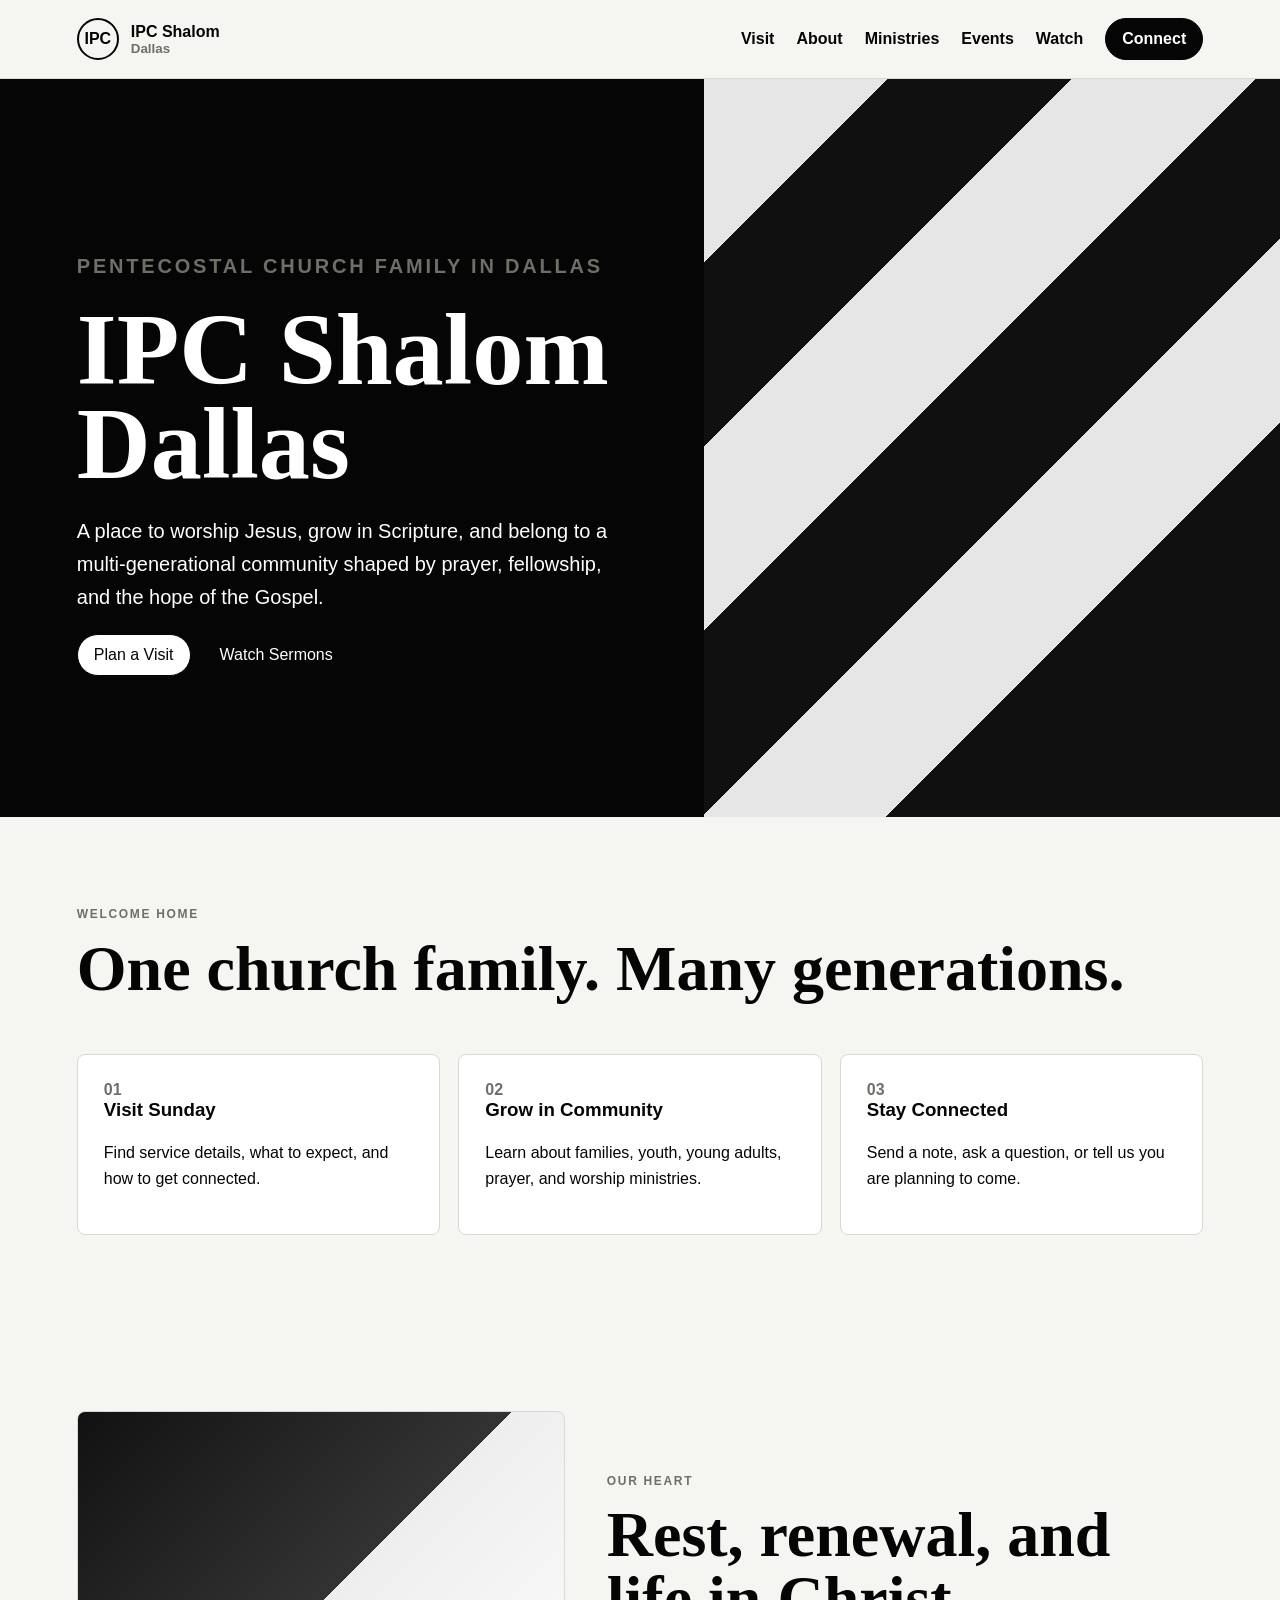
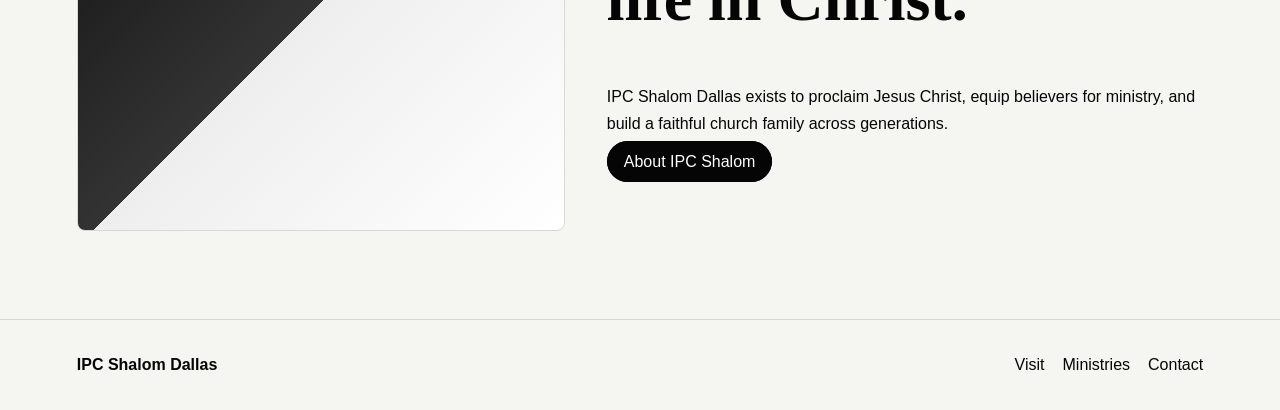
<file: index.html>
<!doctype html><html lang="en"><head><meta charset="UTF-8"><meta name="viewport" content="width=device-width,initial-scale=1.0"><meta name="description" content="IPC Shalom Dallas is a Christ-centered Pentecostal church family in Dallas, Texas."><title>IPC Shalom Dallas</title><link rel="stylesheet" href="styles.css"></head><body><header class="site-header" data-header><a class="brand" href="index.html"><span class="brand-mark">IPC</span><span><strong>IPC Shalom</strong><small>Dallas</small></span></a><button class="nav-toggle" type="button" aria-label="Open navigation" aria-expanded="false" data-nav-toggle><span></span><span></span></button><nav class="site-nav" data-nav><a href="visit.html">Visit</a><a href="about.html">About</a><a href="ministries.html">Ministries</a><a href="events.html">Events</a><a href="watch.html">Watch</a><a class="nav-cta" href="connect.html">Connect</a></nav></header><main><section class="hero"><div class="hero-copy"><p class="eyebrow">Pentecostal church family in Dallas</p><h1>IPC Shalom Dallas</h1><p>A place to worship Jesus, grow in Scripture, and belong to a multi-generational community shaped by prayer, fellowship, and the hope of the Gospel.</p><div class="actions"><a class="button button-light" href="visit.html">Plan a Visit</a><a class="button" href="watch.html">Watch Sermons</a></div></div><div class="hero-art" aria-hidden="true"></div></section><section class="section"><p class="eyebrow">Welcome home</p><h2>One church family. Many generations.</h2><div class="grid"><article class="card"><span class="num">01</span><h3>Visit Sunday</h3><p>Find service details, what to expect, and how to get connected.</p></article><article class="card"><span class="num">02</span><h3>Grow in Community</h3><p>Learn about families, youth, young adults, prayer, and worship ministries.</p></article><article class="card"><span class="num">03</span><h3>Stay Connected</h3><p>Send a note, ask a question, or tell us you are planning to come.</p></article></div></section><section class="section split"><div class="photo-block"></div><div><p class="eyebrow">Our heart</p><h2>Rest, renewal, and life in Christ.</h2><p>IPC Shalom Dallas exists to proclaim Jesus Christ, equip believers for ministry, and build a faithful church family across generations.</p><a class="button button-dark" href="about.html">About IPC Shalom</a></div></section></main><footer class="footer"><strong>IPC Shalom Dallas</strong><div class="footer-links"><a href="visit.html">Visit</a><a href="ministries.html">Ministries</a><a href="connect.html">Contact</a></div></footer><script src="script.js"></script></body></html>
</file>
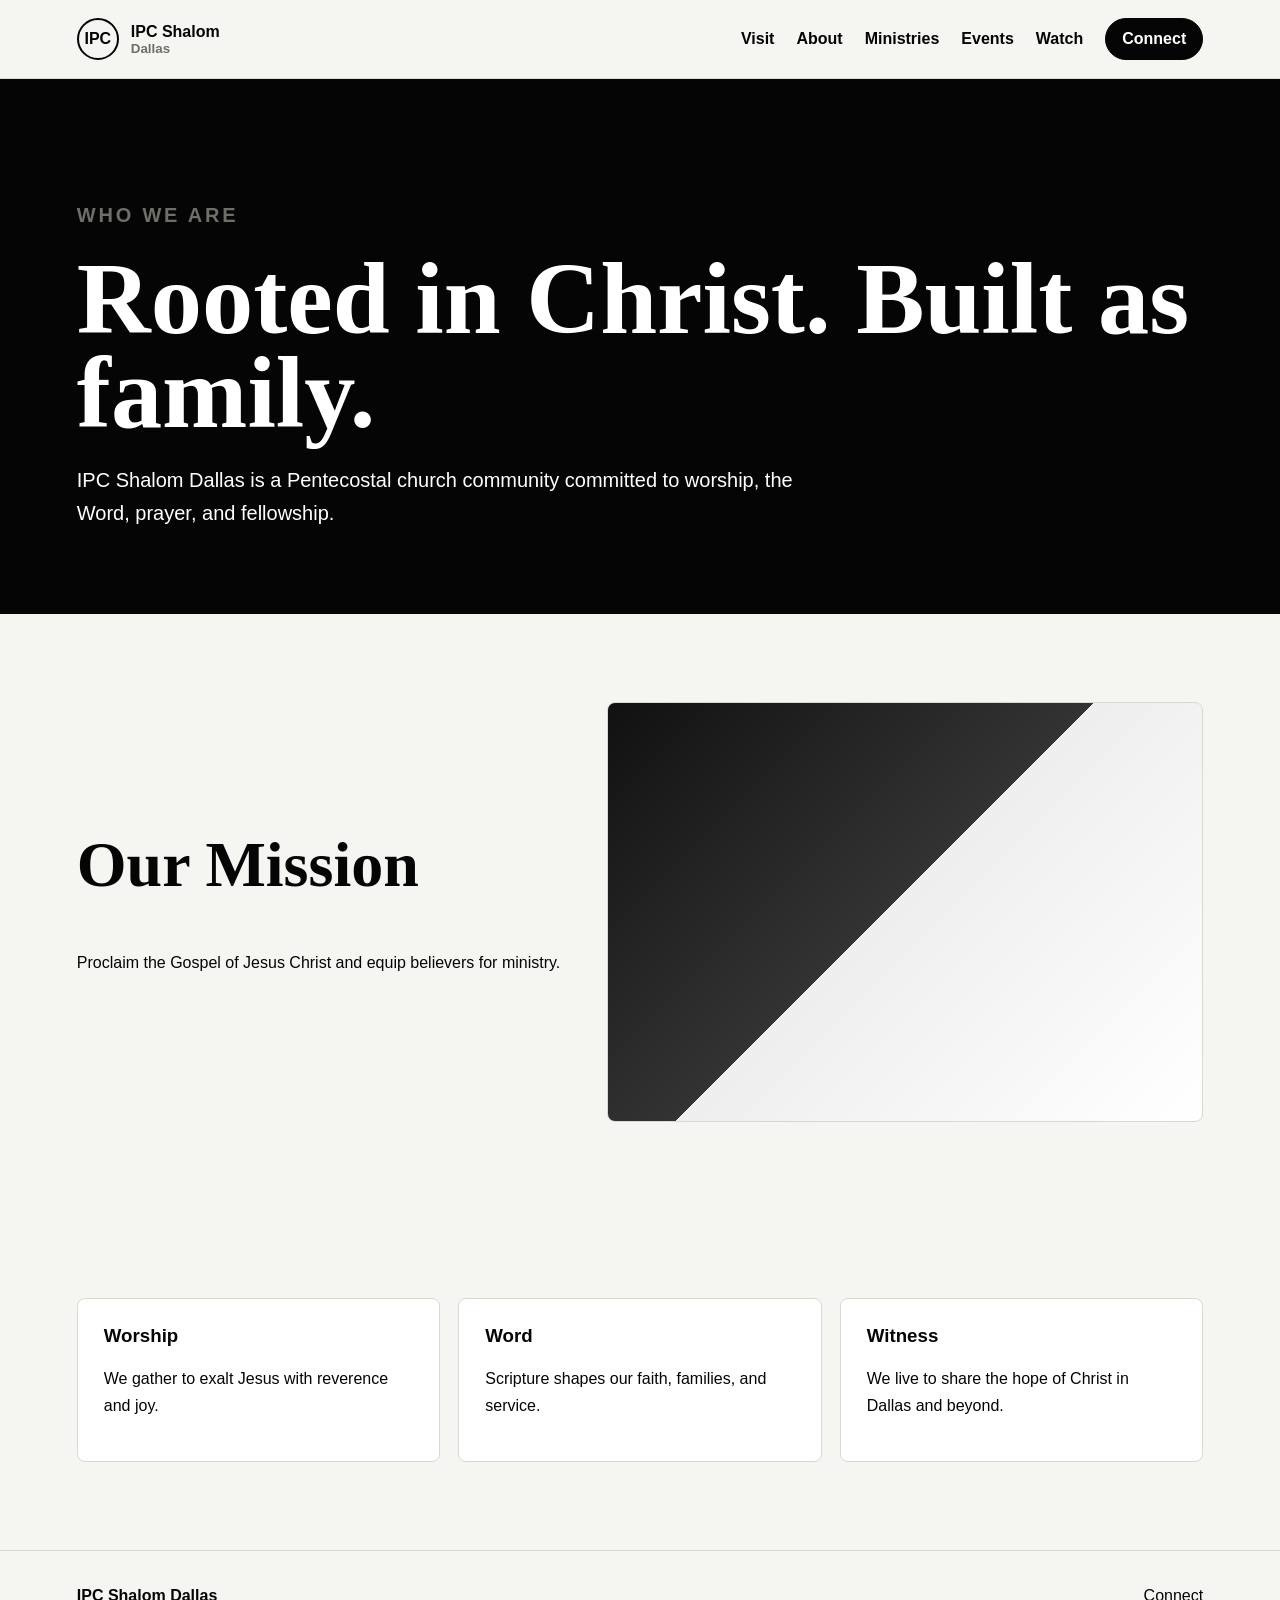
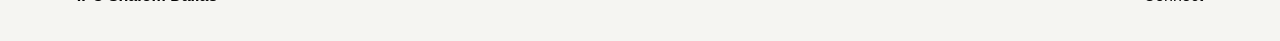
<file: about.html>
<!doctype html><html lang="en"><head><meta charset="UTF-8"><meta name="viewport" content="width=device-width,initial-scale=1.0"><title>About | IPC Shalom Dallas</title><link rel="stylesheet" href="styles.css"></head><body><header class="site-header scrolled"><a class="brand" href="index.html"><span class="brand-mark">IPC</span><span><strong>IPC Shalom</strong><small>Dallas</small></span></a><nav class="site-nav"><a href="visit.html">Visit</a><a aria-current="page" href="about.html">About</a><a href="ministries.html">Ministries</a><a href="events.html">Events</a><a href="watch.html">Watch</a><a class="nav-cta" href="connect.html">Connect</a></nav></header><main><section class="page-hero"><div><p class="eyebrow">Who we are</p><h1>Rooted in Christ. Built as family.</h1><p>IPC Shalom Dallas is a Pentecostal church community committed to worship, the Word, prayer, and fellowship.</p></div></section><section class="section split"><div><h2>Our Mission</h2><p>Proclaim the Gospel of Jesus Christ and equip believers for ministry.</p></div><div class="photo-block"></div></section><section class="section"><div class="grid"><article class="card"><h3>Worship</h3><p>We gather to exalt Jesus with reverence and joy.</p></article><article class="card"><h3>Word</h3><p>Scripture shapes our faith, families, and service.</p></article><article class="card"><h3>Witness</h3><p>We live to share the hope of Christ in Dallas and beyond.</p></article></div></section></main><footer class="footer"><strong>IPC Shalom Dallas</strong><a href="connect.html">Connect</a></footer></body></html>
</file>
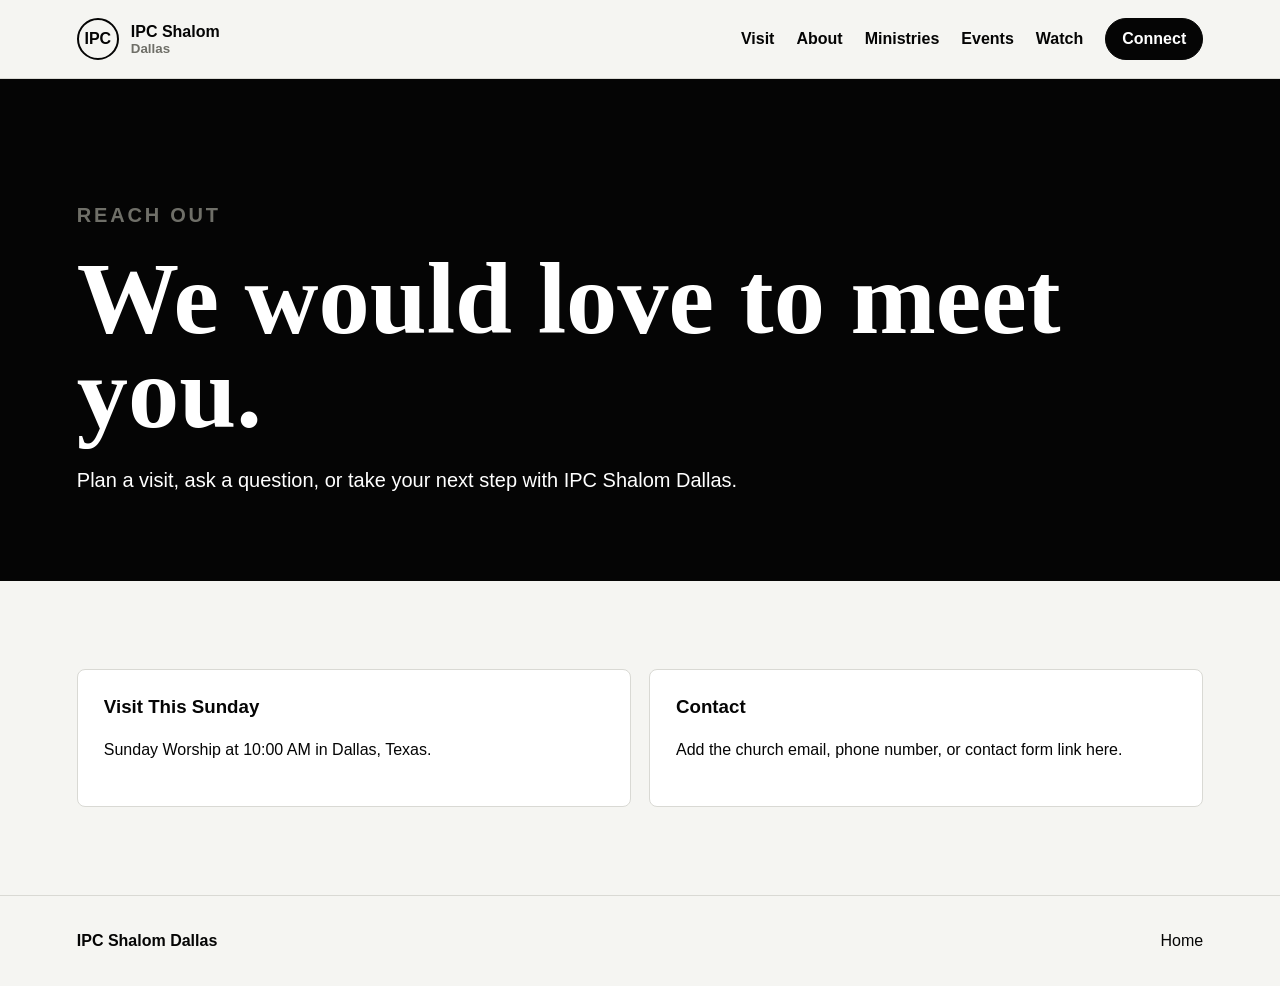
<file: connect.html>
<!doctype html><html lang="en"><head><meta charset="UTF-8"><meta name="viewport" content="width=device-width,initial-scale=1.0"><title>Connect | IPC Shalom Dallas</title><link rel="stylesheet" href="styles.css"></head><body><header class="site-header scrolled"><a class="brand" href="index.html"><span class="brand-mark">IPC</span><span><strong>IPC Shalom</strong><small>Dallas</small></span></a><nav class="site-nav"><a href="visit.html">Visit</a><a href="about.html">About</a><a href="ministries.html">Ministries</a><a href="events.html">Events</a><a href="watch.html">Watch</a><a class="nav-cta" aria-current="page" href="connect.html">Connect</a></nav></header><main><section class="page-hero"><div><p class="eyebrow">Reach out</p><h1>We would love to meet you.</h1><p>Plan a visit, ask a question, or take your next step with IPC Shalom Dallas.</p></div></section><section class="section info"><article class="card"><h3>Visit This Sunday</h3><p>Sunday Worship at 10:00 AM in Dallas, Texas.</p></article><article class="card"><h3>Contact</h3><p>Add the church email, phone number, or contact form link here.</p></article></section></main><footer class="footer"><strong>IPC Shalom Dallas</strong><a href="index.html">Home</a></footer></body></html>
</file>
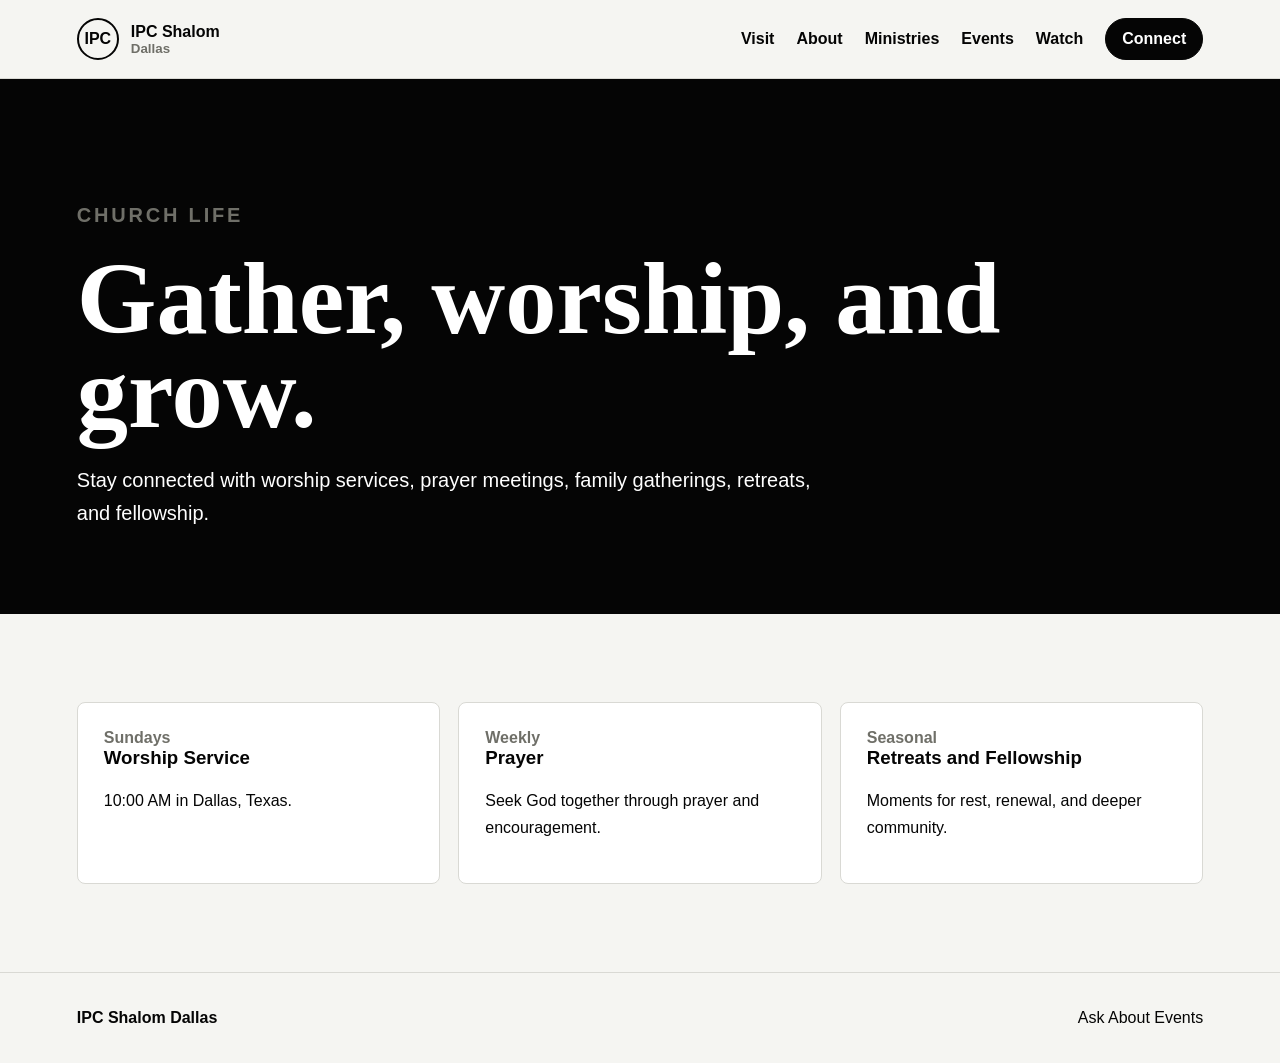
<file: events.html>
<!doctype html><html lang="en"><head><meta charset="UTF-8"><meta name="viewport" content="width=device-width,initial-scale=1.0"><title>Events | IPC Shalom Dallas</title><link rel="stylesheet" href="styles.css"></head><body><header class="site-header scrolled"><a class="brand" href="index.html"><span class="brand-mark">IPC</span><span><strong>IPC Shalom</strong><small>Dallas</small></span></a><nav class="site-nav"><a href="visit.html">Visit</a><a href="about.html">About</a><a href="ministries.html">Ministries</a><a aria-current="page" href="events.html">Events</a><a href="watch.html">Watch</a><a class="nav-cta" href="connect.html">Connect</a></nav></header><main><section class="page-hero"><div><p class="eyebrow">Church life</p><h1>Gather, worship, and grow.</h1><p>Stay connected with worship services, prayer meetings, family gatherings, retreats, and fellowship.</p></div></section><section class="section"><div class="grid"><article class="card"><span class="num">Sundays</span><h3>Worship Service</h3><p>10:00 AM in Dallas, Texas.</p></article><article class="card"><span class="num">Weekly</span><h3>Prayer</h3><p>Seek God together through prayer and encouragement.</p></article><article class="card"><span class="num">Seasonal</span><h3>Retreats and Fellowship</h3><p>Moments for rest, renewal, and deeper community.</p></article></div></section></main><footer class="footer"><strong>IPC Shalom Dallas</strong><a href="connect.html">Ask About Events</a></footer></body></html>
</file>
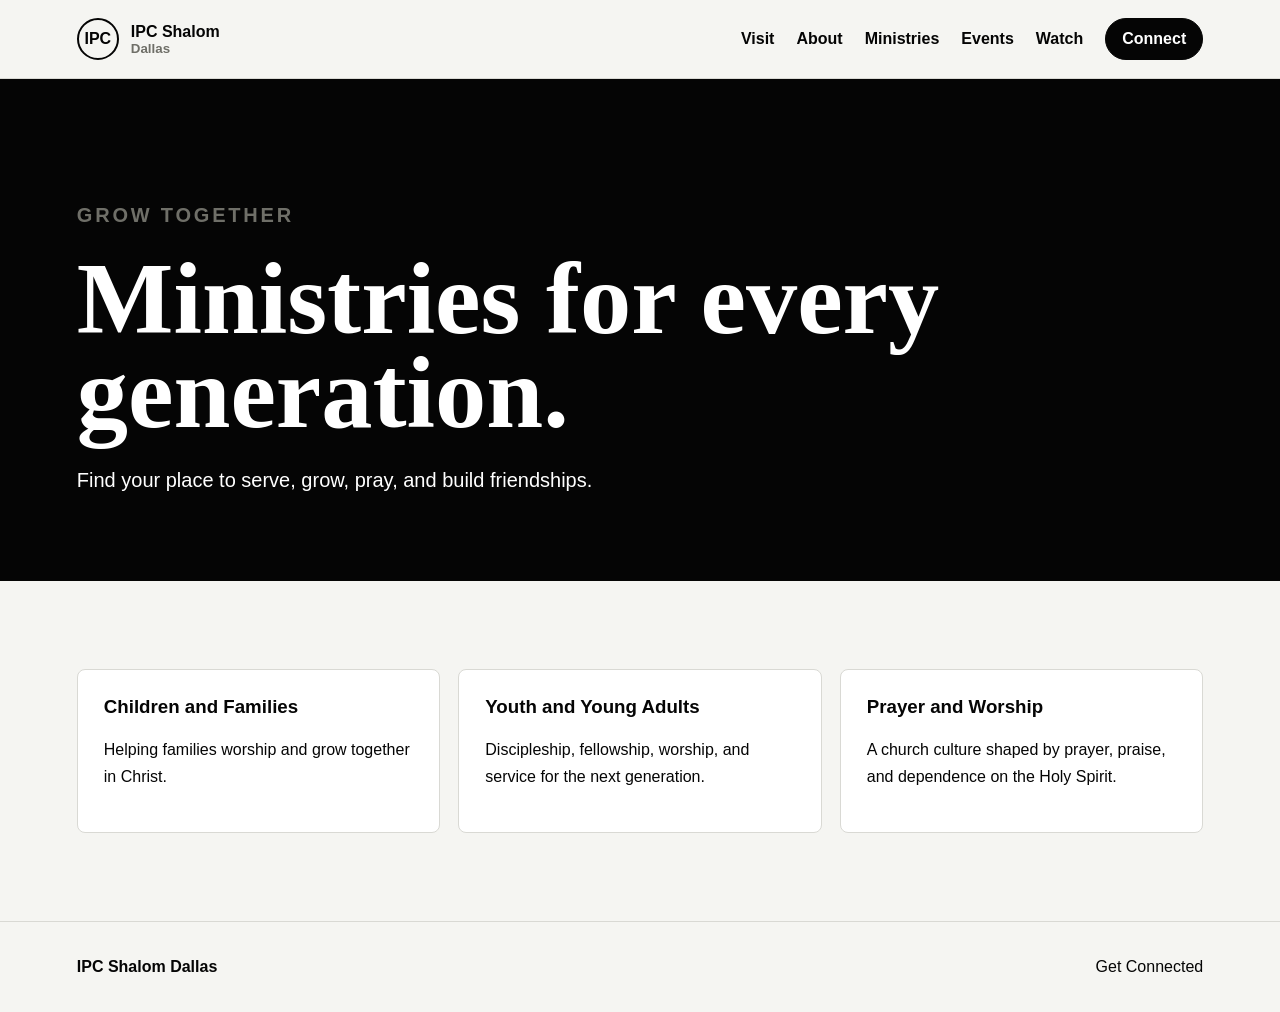
<file: ministries.html>
<!doctype html><html lang="en"><head><meta charset="UTF-8"><meta name="viewport" content="width=device-width,initial-scale=1.0"><title>Ministries | IPC Shalom Dallas</title><link rel="stylesheet" href="styles.css"></head><body><header class="site-header scrolled"><a class="brand" href="index.html"><span class="brand-mark">IPC</span><span><strong>IPC Shalom</strong><small>Dallas</small></span></a><nav class="site-nav"><a href="visit.html">Visit</a><a href="about.html">About</a><a aria-current="page" href="ministries.html">Ministries</a><a href="events.html">Events</a><a href="watch.html">Watch</a><a class="nav-cta" href="connect.html">Connect</a></nav></header><main><section class="page-hero"><div><p class="eyebrow">Grow together</p><h1>Ministries for every generation.</h1><p>Find your place to serve, grow, pray, and build friendships.</p></div></section><section class="section"><div class="grid"><article class="card"><h3>Children and Families</h3><p>Helping families worship and grow together in Christ.</p></article><article class="card"><h3>Youth and Young Adults</h3><p>Discipleship, fellowship, worship, and service for the next generation.</p></article><article class="card"><h3>Prayer and Worship</h3><p>A church culture shaped by prayer, praise, and dependence on the Holy Spirit.</p></article></div></section></main><footer class="footer"><strong>IPC Shalom Dallas</strong><a href="connect.html">Get Connected</a></footer></body></html>
</file>
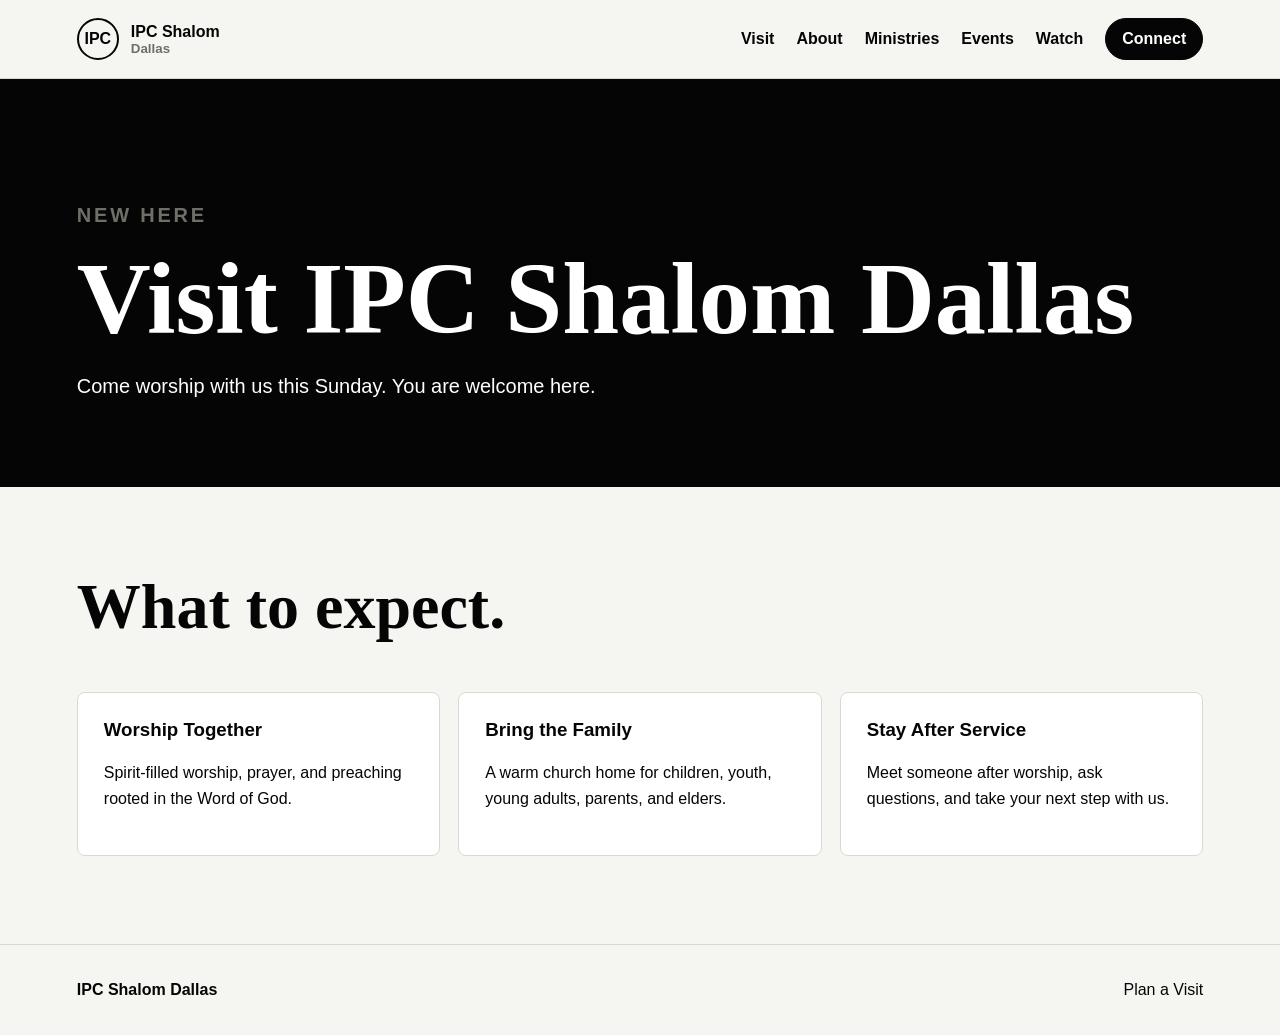
<file: visit.html>
<!doctype html><html lang="en"><head><meta charset="UTF-8"><meta name="viewport" content="width=device-width,initial-scale=1.0"><title>Visit | IPC Shalom Dallas</title><link rel="stylesheet" href="styles.css"></head><body><header class="site-header scrolled" data-header><a class="brand" href="index.html"><span class="brand-mark">IPC</span><span><strong>IPC Shalom</strong><small>Dallas</small></span></a><nav class="site-nav"><a aria-current="page" href="visit.html">Visit</a><a href="about.html">About</a><a href="ministries.html">Ministries</a><a href="events.html">Events</a><a href="watch.html">Watch</a><a class="nav-cta" href="connect.html">Connect</a></nav></header><main><section class="page-hero"><div><p class="eyebrow">New here</p><h1>Visit IPC Shalom Dallas</h1><p>Come worship with us this Sunday. You are welcome here.</p></div></section><section class="section"><h2>What to expect.</h2><div class="grid"><article class="card"><h3>Worship Together</h3><p>Spirit-filled worship, prayer, and preaching rooted in the Word of God.</p></article><article class="card"><h3>Bring the Family</h3><p>A warm church home for children, youth, young adults, parents, and elders.</p></article><article class="card"><h3>Stay After Service</h3><p>Meet someone after worship, ask questions, and take your next step with us.</p></article></div></section></main><footer class="footer"><strong>IPC Shalom Dallas</strong><a href="connect.html">Plan a Visit</a></footer></body></html>
</file>
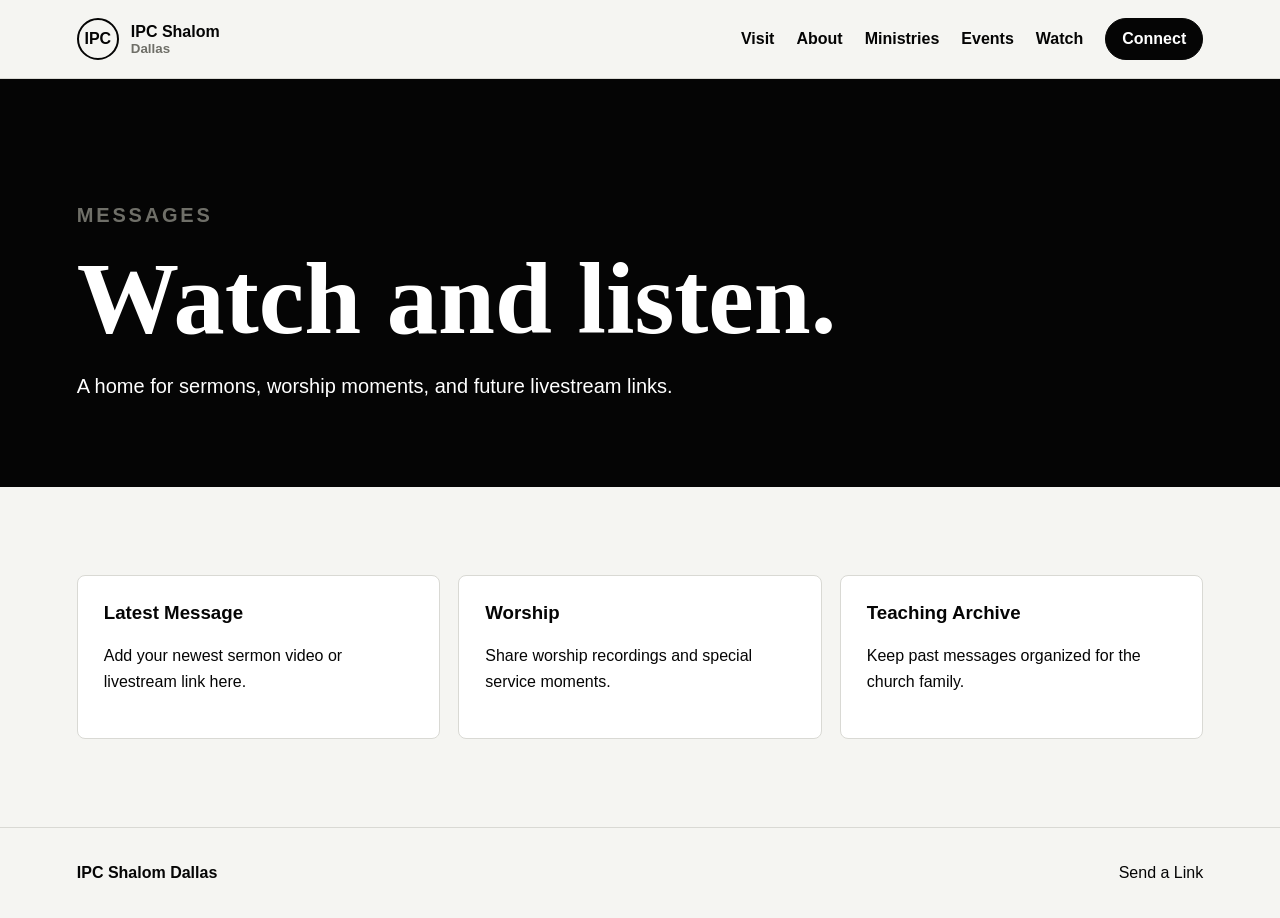
<file: watch.html>
<!doctype html><html lang="en"><head><meta charset="UTF-8"><meta name="viewport" content="width=device-width,initial-scale=1.0"><title>Watch | IPC Shalom Dallas</title><link rel="stylesheet" href="styles.css"></head><body><header class="site-header scrolled"><a class="brand" href="index.html"><span class="brand-mark">IPC</span><span><strong>IPC Shalom</strong><small>Dallas</small></span></a><nav class="site-nav"><a href="visit.html">Visit</a><a href="about.html">About</a><a href="ministries.html">Ministries</a><a href="events.html">Events</a><a aria-current="page" href="watch.html">Watch</a><a class="nav-cta" href="connect.html">Connect</a></nav></header><main><section class="page-hero"><div><p class="eyebrow">Messages</p><h1>Watch and listen.</h1><p>A home for sermons, worship moments, and future livestream links.</p></div></section><section class="section"><div class="grid"><article class="card"><h3>Latest Message</h3><p>Add your newest sermon video or livestream link here.</p></article><article class="card"><h3>Worship</h3><p>Share worship recordings and special service moments.</p></article><article class="card"><h3>Teaching Archive</h3><p>Keep past messages organized for the church family.</p></article></div></section></main><footer class="footer"><strong>IPC Shalom Dallas</strong><a href="connect.html">Send a Link</a></footer></body></html>
</file>
<file: styles.css>
:root{--black:#050505;--white:#fff;--paper:#f5f5f2;--muted:#6f6f68;--line:#d9d9d4}*{box-sizing:border-box}body{margin:0;font-family:Inter,Arial,sans-serif;background:var(--paper);color:var(--black)}a{color:inherit;text-decoration:none}img{max-width:100%;display:block}.site-header{position:sticky;top:0;z-index:10;display:flex;align-items:center;justify-content:space-between;padding:18px 6vw;background:rgba(245,245,242,.94);border-bottom:1px solid var(--line);backdrop-filter:blur(12px)}.brand{display:flex;gap:12px;align-items:center;font-weight:800}.brand-mark{display:grid;place-items:center;width:42px;height:42px;border:2px solid var(--black);border-radius:50%;font-weight:900}.brand small{display:block;color:var(--muted);font-weight:600}.site-nav{display:flex;gap:22px;align-items:center}.site-nav a{font-weight:700}.nav-cta,.button{border:1px solid var(--black);padding:11px 16px;border-radius:999px}.button-dark,.nav-cta{background:var(--black);color:var(--white)}.button-light{background:var(--white);color:var(--black)}.hero{min-height:82vh;display:grid;grid-template-columns:1.1fr .9fr;align-items:end;background:var(--black);color:var(--white)}.hero-copy{padding:11vw 6vw}.eyebrow{text-transform:uppercase;letter-spacing:.14em;font-size:12px;font-weight:900;color:var(--muted)}h1,h2,h3,p{margin-top:0}h1{font-family:Georgia,serif;font-size:clamp(48px,8vw,108px);line-height:.92;margin-bottom:24px}h2{font-family:Georgia,serif;font-size:clamp(34px,5vw,72px);line-height:1}p{line-height:1.65}.hero-copy p{max-width:680px;font-size:20px}.hero-art{min-height:82vh;background:linear-gradient(135deg,#fff 0 14%,#111 14% 28%,#fff 28% 42%,#111 42% 56%,#fff 56% 70%,#111 70%);opacity:.9}.actions{display:flex;gap:12px;flex-wrap:wrap}.section{padding:88px 6vw}.grid{display:grid;grid-template-columns:repeat(3,1fr);gap:18px}.card{border:1px solid var(--line);background:var(--white);border-radius:8px;padding:26px}.card .num{font-weight:900;color:var(--muted)}.split{display:grid;grid-template-columns:.9fr 1.1fr;gap:42px;align-items:center}.photo-block{min-height:420px;border-radius:8px;background:linear-gradient(135deg,#111,#333 48%,#eee 48%,#fff);border:1px solid var(--line)}.page-hero{padding:120px 6vw 64px;background:var(--black);color:var(--white)}.page-hero p{max-width:760px;font-size:20px}.info{display:grid;grid-template-columns:1fr 1fr;gap:18px}.footer{padding:36px 6vw;border-top:1px solid var(--line);display:flex;justify-content:space-between;gap:24px;flex-wrap:wrap}.footer-links{display:flex;gap:18px}.nav-toggle{display:none}@media(max-width:820px){.site-header{align-items:flex-start}.nav-toggle{display:block;background:none;border:0;width:38px;height:38px}.nav-toggle span{display:block;height:2px;background:var(--black);margin:8px}.site-nav{display:none;position:absolute;left:0;right:0;top:74px;flex-direction:column;align-items:flex-start;padding:22px 6vw;background:var(--paper);border-bottom:1px solid var(--line)}.site-header.open .site-nav{display:flex}.hero,.split,.info{grid-template-columns:1fr}.hero-art{min-height:280px;order:-1}.hero-copy{padding:64px 6vw}.grid{grid-template-columns:1fr}.section{padding:64px 6vw}}
</file>
